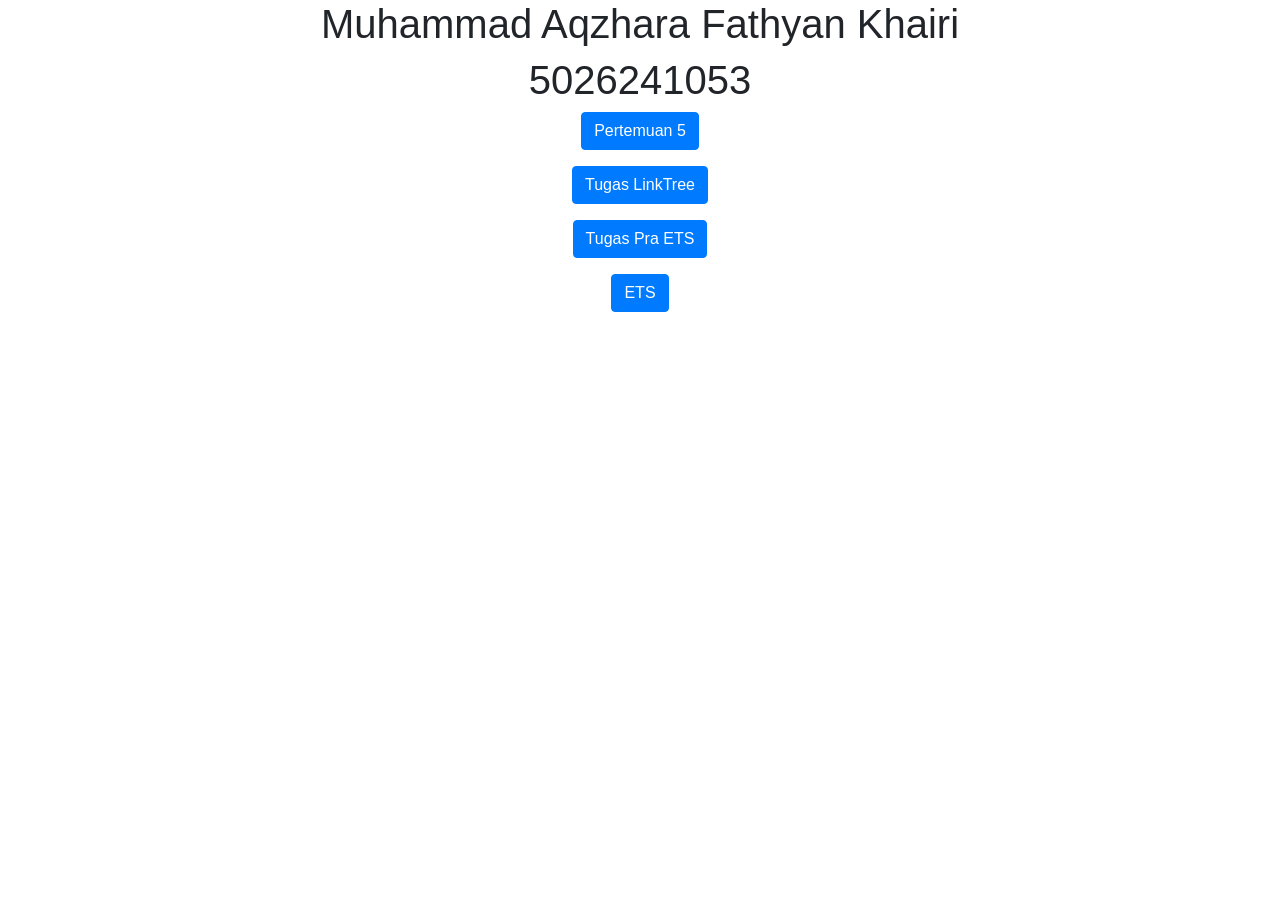
<file: index.html>
<!DOCTYPE html>
<html lang="en">

<head>
    <title>5026241053</title>
    <meta charset="utf-8">
    <meta name="viewport" content="width=device-width, initial-scale=1">
    <link rel="stylesheet" href="https://cdn.jsdelivr.net/npm/bootstrap@4.6.2/dist/css/bootstrap.min.css">
    <script src="https://cdn.jsdelivr.net/npm/jquery@3.7.1/dist/jquery.slim.min.js"></script>
    <script src="https://cdn.jsdelivr.net/npm/popper.js@1.16.1/dist/umd/popper.min.js"></script>
    <script src="https://cdn.jsdelivr.net/npm/bootstrap@4.6.2/dist/js/bootstrap.bundle.min.js"></script>
</head>

<body>

    <div class="container">
        <center>
            <h1>Muhammad Aqzhara Fathyan Khairi</h1>
            <h1>5026241053</h1>
            <p><a href="Pertemuan5.html" target="_blank"><button class="btn btn-primary">Pertemuan 5</button></p></a>
            <p><a href="linktree-uniqlo.html" target="_blank"><button class="btn btn-primary">Tugas LinkTree</button></p></a>
            <p><a href="tugas_ets.html" target="_blank"><button class="btn btn-primary">Tugas Pra ETS</button></p></a>
            <p><a href="5026241053.html" target="_blank"><button class="btn btn-primary">ETS</button></p></a>
            
        </center>
            
    </div>

</body>

</html>
</file>
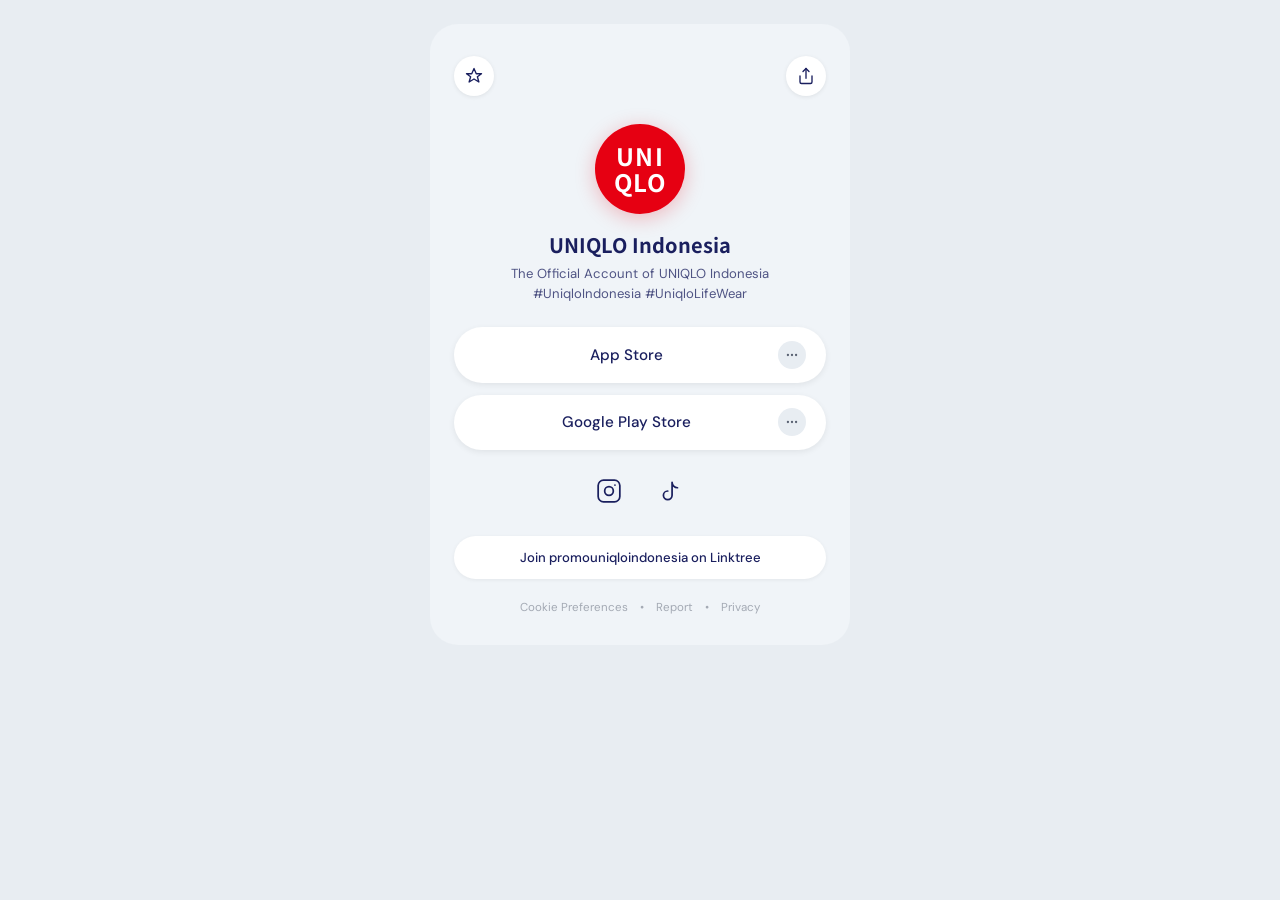
<file: linktree-uniqlo.html>
<!DOCTYPE html>
<html lang="en">
<head>
  <meta charset="UTF-8" />
  <meta name="viewport" content="width=device-width, initial-scale=1.0, maximum-scale=1.0" />
  <title>UNIQLO Indonesia</title>
  <link href="https://cdn.jsdelivr.net/npm/bootstrap@5.3.3/dist/css/bootstrap.min.css" rel="stylesheet" />
  <link href="https://fonts.googleapis.com/css2?family=Noto+Sans+JP:wght@400;500;700&family=DM+Sans:wght@400;500;600&display=swap" rel="stylesheet" />
  <style>
    *, *::before, *::after { box-sizing: border-box; margin: 0; padding: 0; }

    :root {
      --uniqlo-red: #E60012;
      --uniqlo-navy: #1A1F5E;
      --bg: #E8EDF2;
      --card-bg: #ffffff;
      --text-muted: #5a6272;
      --link-color: var(--uniqlo-navy);
    }

    html, body {
      min-height: 100%;
      background-color: var(--bg);
      font-family: 'DM Sans', sans-serif;
      color: var(--uniqlo-navy);
    }

    .page-wrapper {
      min-height: 100dvh;
      display: flex;
      align-items: flex-start;
      justify-content: center;
      padding: 1.5rem 1rem 3rem;
    }

    .card-shell {
      width: 100%;
      max-width: 420px;
      background: #f0f4f8;
      border-radius: 28px;
      padding: 2rem 1.5rem 1.75rem;
      position: relative;
    }

    /* Top bar */
    .top-bar {
      display: flex;
      justify-content: space-between;
      align-items: center;
      margin-bottom: 1.75rem;
    }

    .icon-btn {
      width: 40px; height: 40px;
      border-radius: 50%;
      background: #fff;
      border: none;
      display: flex; align-items: center; justify-content: center;
      cursor: pointer;
      box-shadow: 0 1px 4px rgba(0,0,0,0.08);
      transition: transform 0.15s;
    }
    .icon-btn { transition: background 0.15s; }
    .icon-btn:hover { background: #e0e4e8; }
    .link-btn { transition: background 0.15s; }
    .link-btn:hover { background: #e8e8e8; color: var(--uniqlo-navy); }
    .social-icon { transition: background 0.15s; }
    .social-icon:hover { background: rgba(26,31,94,0.1); }
    .icon-btn svg { width: 18px; height: 18px; stroke: var(--uniqlo-navy); fill: none; stroke-width: 1.8; }

    /* Logo */
    .logo-wrap {
      text-align: center;
      margin-bottom: 1.25rem;
    }

    .logo-circle {
      width: 90px; height: 90px;
      border-radius: 50%;
      background: var(--uniqlo-red);
      display: inline-flex;
      flex-direction: column;
      align-items: center;
      justify-content: center;
      margin-bottom: 1rem;
      box-shadow: 0 4px 20px rgba(230,0,18,0.25);
    }

    .logo-circle .uni, .logo-circle .qlo {
      font-family: 'Noto Sans JP', sans-serif;
      font-weight: 700;
      font-size: 24px;
      color: #fff;
      line-height: 1.1;
      letter-spacing: 0.05em;
    }

    .profile-name {
      font-family: 'Noto Sans JP', sans-serif;
      font-weight: 700;
      font-size: 1.25rem;
      color: var(--uniqlo-navy);
      margin-bottom: 0.25rem;
    }

    .profile-bio {
      font-size: 0.82rem;
      color: var(--uniqlo-navy);
      opacity: 0.75;
      line-height: 1.5;
    }

    /* Link buttons */
    .links-section {
      margin: 1.5rem 0 1.25rem;
      display: flex;
      flex-direction: column;
      gap: 0.75rem;
    }

    .link-btn {
      display: flex;
      align-items: center;
      justify-content: space-between;
      background: #fff;
      border-radius: 100px;
      padding: 0.85rem 1.25rem;
      text-decoration: none;
      color: var(--uniqlo-navy);
      font-weight: 500;
      font-size: 0.95rem;
      border: none;
      box-shadow: 0 2px 6px rgba(0,0,0,0.07);
      transition: transform 0.15s, box-shadow 0.15s;
      cursor: pointer;
      width: 100%;
    }

    .link-btn:hover {
      transform: translateY(-2px);
      box-shadow: 0 6px 18px rgba(0,0,0,0.11);
      color: var(--uniqlo-navy);
    }

    .link-btn:active { transform: scale(0.98); }

    .link-btn .btn-label {
      flex: 1;
      text-align: center;
    }

    .link-btn .btn-icon {
      width: 28px; height: 28px;
      border-radius: 50%;
      background: var(--bg);
      display: flex; align-items: center; justify-content: center;
      flex-shrink: 0;
    }

    .link-btn .btn-icon svg {
      width: 14px; height: 14px;
      stroke: var(--text-muted);
      fill: none;
      stroke-width: 2;
    }

    /* Social icons */
    .social-row {
      display: flex;
      justify-content: center;
      gap: 1.25rem;
      margin: 0.5rem 0 1.5rem;
    }

    .social-icon {
      width: 42px; height: 42px;
      border-radius: 50%;
      background: transparent;
      display: flex; align-items: center; justify-content: center;
      text-decoration: none;
      transition: transform 0.15s, background 0.15s;
    }

    .social-icon:hover {
      transform: scale(1.12);
      background: rgba(26,31,94,0.07);
    }

    .social-icon svg {
      width: 26px; height: 26px;
      stroke: var(--uniqlo-navy);
      fill: none;
      stroke-width: 1.6;
    }

    /* Footer */
    .footer-join {
      background: #fff;
      border-radius: 100px;
      padding: 0.75rem 1.25rem;
      text-align: center;
      font-size: 0.82rem;
      font-weight: 500;
      color: var(--uniqlo-navy);
      margin-bottom: 1.25rem;
      box-shadow: 0 1px 4px rgba(0,0,0,0.06);
    }

    .footer-links {
      display: flex;
      justify-content: center;
      gap: 0.75rem;
      font-size: 0.72rem;
      color: var(--text-muted);
    }
    .footer-links a { color: var(--text-muted); text-decoration: none; }
    .footer-links a:hover { text-decoration: underline; }
    .footer-links span { opacity: 0.5; }


  </style>
</head>
<body>
  <div class="page-wrapper">
    <div class="card-shell">

      <!-- Top bar -->
      <div class="top-bar">
        <button class="icon-btn" aria-label="Linktree">
          <svg viewBox="0 0 24 24"><path d="M12 2L9 9H2l5.5 4-2 7L12 16l6.5 4-2-7L22 9h-7z" stroke-linejoin="round"/></svg>
        </button>
        <button class="icon-btn" aria-label="Share">
          <svg viewBox="0 0 24 24" stroke-linecap="round" stroke-linejoin="round">
            <path d="M4 12v8a2 2 0 0 0 2 2h12a2 2 0 0 0 2-2v-8"/>
            <polyline points="16 6 12 2 8 6"/>
            <line x1="12" y1="2" x2="12" y2="15"/>
          </svg>
        </button>
      </div>

      <!-- Profile -->
      <div class="logo-wrap">
        <div class="logo-circle">
          <span class="uni">UNI</span>
          <span class="qlo">QLO</span>
        </div>
        <p class="profile-name">UNIQLO Indonesia</p>
        <p class="profile-bio">
          The Official Account of UNIQLO Indonesia<br>
          #UniqloIndonesia #UniqloLifeWear
        </p>
      </div>

      <!-- Links -->
      <div class="links-section">
        <button class="link-btn">
          <span class="btn-label">App Store</span>
          <span class="btn-icon">
            <svg viewBox="0 0 24 24" stroke-linecap="round" stroke-linejoin="round">
              <circle cx="12" cy="12" r="1"/><circle cx="19" cy="12" r="1"/><circle cx="5" cy="12" r="1"/>
            </svg>
          </span>
        </button>
        <button class="link-btn">
          <span class="btn-label">Google Play Store</span>
          <span class="btn-icon">
            <svg viewBox="0 0 24 24" stroke-linecap="round" stroke-linejoin="round">
              <circle cx="12" cy="12" r="1"/><circle cx="19" cy="12" r="1"/><circle cx="5" cy="12" r="1"/>
            </svg>
          </span>
        </button>
      </div>

      <!-- Social -->
      <div class="social-row">
        <!-- Instagram -->
        <span class="social-icon" aria-label="Instagram">
          <svg viewBox="0 0 24 24" stroke-linecap="round" stroke-linejoin="round">
            <rect x="2" y="2" width="20" height="20" rx="5" ry="5"/>
            <circle cx="12" cy="12" r="4"/>
            <circle cx="17.5" cy="6.5" r="0.8" fill="var(--uniqlo-navy)" stroke="none"/>
          </svg>
        </span>
        <span class="social-icon" aria-label="TikTok">
          <svg viewBox="0 0 24 24" stroke-linecap="round" stroke-linejoin="round">
            <path d="M9 12a4 4 0 1 0 4 4V4a5 5 0 0 0 5 5"/>
          </svg>
        </span>
      </div>

      <!-- Footer join -->
      <div class="footer-join">
        Join promouniqloindonesia on Linktree
      </div>

      <!-- Footer links -->
      <div class="footer-links">
        <span>Cookie Preferences</span>
        <span>•</span>
        <span>Report</span>
        <span>•</span>
        <span>Privacy</span>
      </div>

    </div>
  </div>


</body>
</html>
</file>
